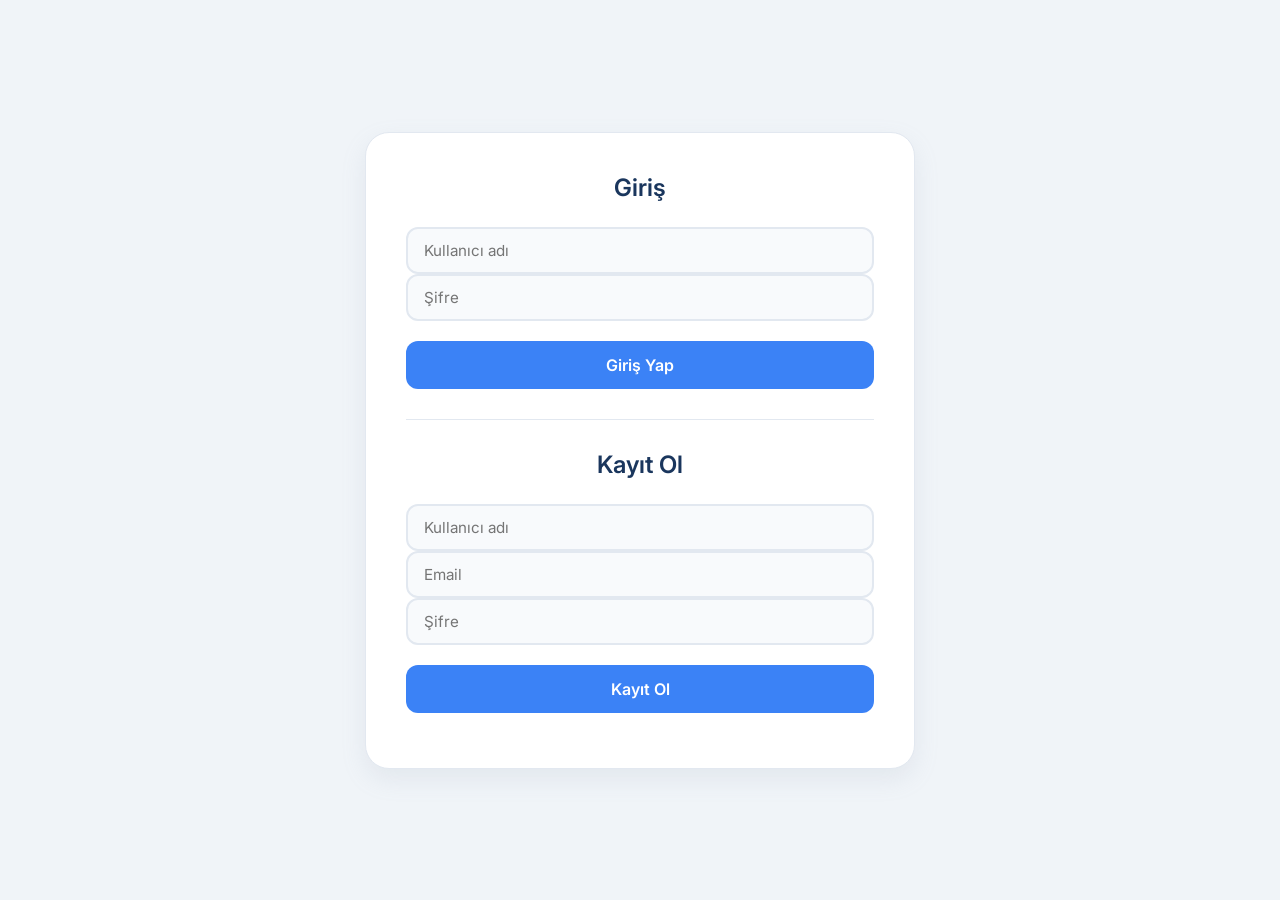
<file: frontend/index.html>
<!DOCTYPE html>
<html lang="tr">
<head>
    <meta charset="UTF-8">
    <title>Heart Risk App – Login</title>
    <link rel="stylesheet" href="style.css">
</head>
<body>

<div class="container">
    <h2>Giriş</h2>

    <input id="login-username" placeholder="Kullanıcı adı">
    <input id="login-password" type="password" placeholder="Şifre">
    <button onclick="login()">Giriş Yap</button>

    <hr>

    <h2>Kayıt Ol</h2>
    <input id="reg-username" placeholder="Kullanıcı adı">
    <input id="reg-email" placeholder="Email">
    <input id="reg-password" type="password" placeholder="Şifre">
    <button onclick="register()">Kayıt Ol</button>

    <p id="message"></p>
</div>

<script src="script.js"></script>
</body>
</html>
</file>
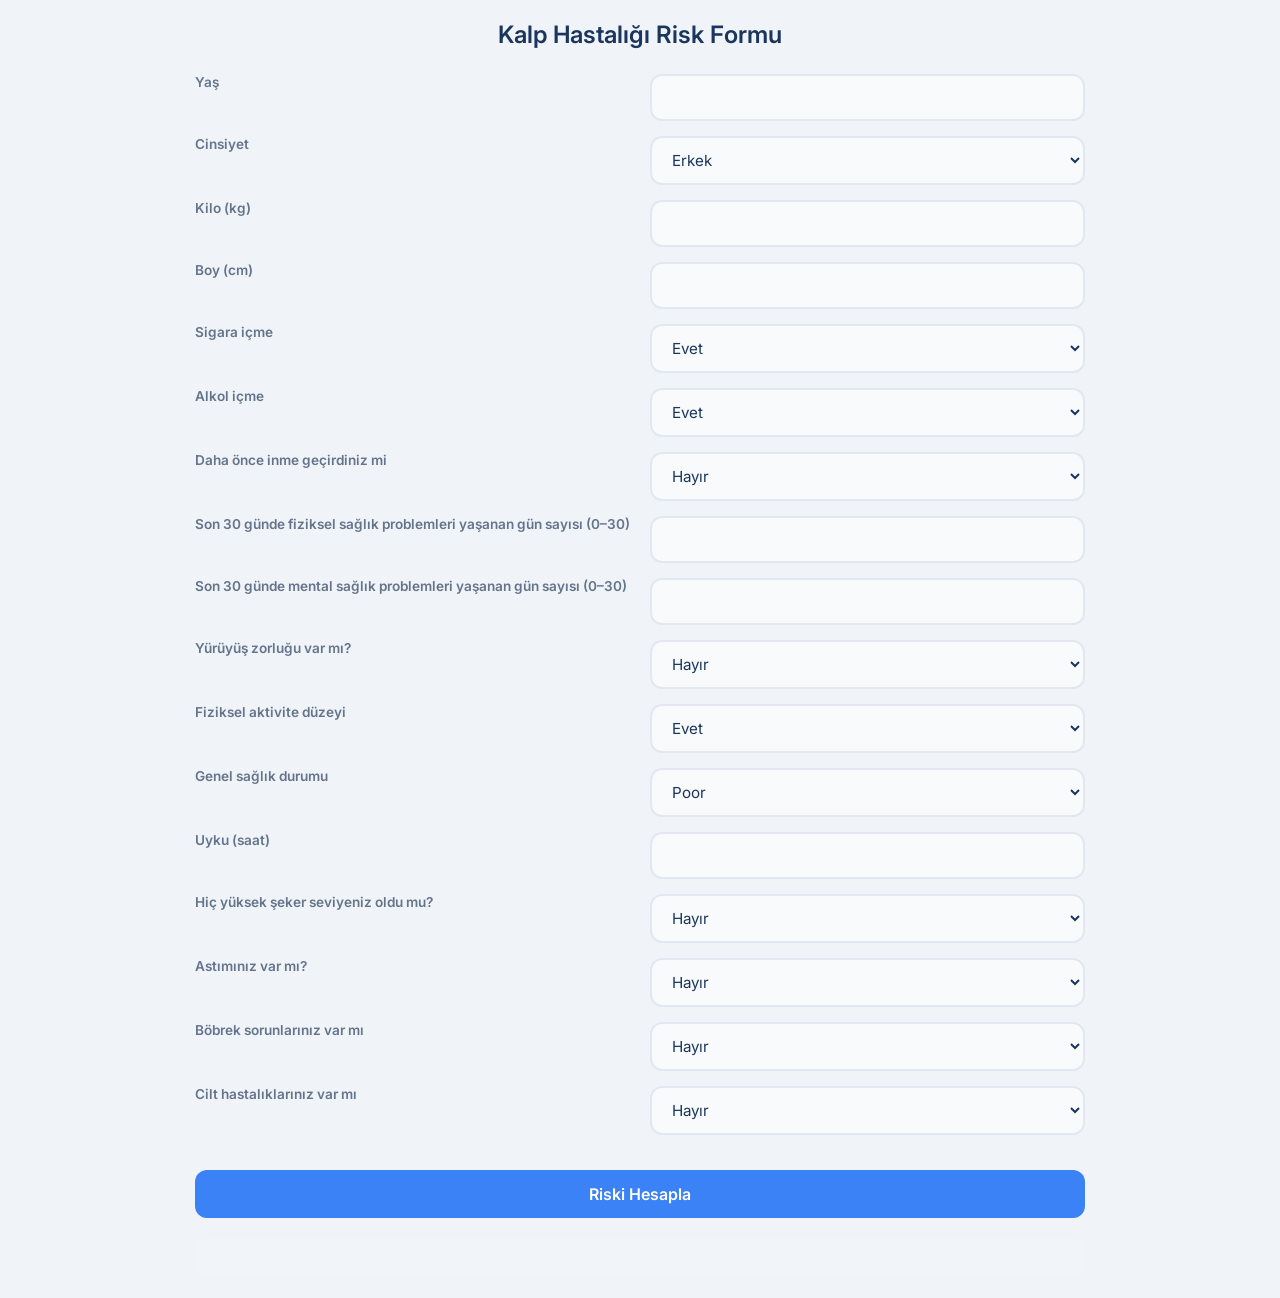
<file: frontend/dashboard.html>
<!DOCTYPE html>
<html lang="tr">
<head>
    <meta charset="UTF-8" />
    <title>Heart Risk Form</title>
    <link rel="stylesheet" href="style.css" />
</head>
<body>

<div class="container-dash">
    <h1>Kalp Hastalığı Risk Formu</h1>

    <form id="riskForm">

        <label>Yaş</label>
        <input type="number" name="age" required>

        <label>Cinsiyet</label>
        <select name="sex">
            <option value="Male">Erkek</option>
            <option value="Female">Kadın</option>
        </select>

        <label>Kilo (kg)</label>
        <input type="number" name="weight" step="0.1" required>

        <label>Boy (cm)</label>
        <input type="number" name="height" required>

        <label>Sigara içme</label>
        <select name="smoke">
            <option value="Yes">Evet</option>
            <option value="No">Hayır</option>
        </select>

        <label>Alkol içme</label>
        <select name="alcohol">
            <option value="Yes">Evet</option>
            <option value="No">Hayır</option>
        </select>

        <label>Daha önce inme geçirdiniz mi</label>
        <select name="stroke">
            <option value="No">Hayır</option>
            <option value="Yes">Evet</option>
        </select>

        <label>Son 30 günde fiziksel sağlık problemleri yaşanan gün sayısı (0–30)</label>
        <input type="number" name="physical_health" min="0" max="30">

        <label>Son 30 günde mental sağlık problemleri yaşanan gün sayısı (0–30)</label>
        <input type="number" name="mental_health" min="0" max="30">

        <label>Yürüyüş zorluğu var mı?</label>
        <select name="difficulty_walking">
            <option value="No">Hayır</option>
            <option value="Yes">Evet</option>
        </select>

        <label>Fiziksel aktivite düzeyi</label>
        <select name="physical_activity">
            <option value="Yes">Evet</option>
            <option value="No">Hayır</option>
        </select>

        <label>Genel sağlık durumu</label>
        <select name="general_health">
            <option value="poor">Poor</option>
            <option value="fair">Fair</option>
            <option value="good">Good</option>
            <option value="very good">Very Good</option>
            <option value="excellent">Excellent</option>
        </select>

        <label>Uyku (saat)</label>
        <input type="number" name="sleep" step="0.1">

        <label>Hiç yüksek şeker seviyeniz oldu mu?</label>
        <select name="high_sugar_level">
            <option value="No">Hayır</option>
            <option value="Yes">Evet</option>
        </select>

        <label>Astımınız var mı?</label>
        <select name="asthma">
            <option value="No">Hayır</option>
            <option value="Yes">Evet</option>
        </select>

        <label>Böbrek sorunlarınız var mı</label>
        <select name="kidney_problems">
            <option value="No">Hayır</option>
            <option value="Yes">Evet</option>
        </select>

        <label>Cilt hastalıklarınız var mı</label>
        <select name="skin_diseases">
            <option value="No">Hayır</option>
            <option value="Yes">Evet</option>
        </select>

        <button type="submit">Riski Hesapla</button>
    </form>

    <pre id="result"></pre>
</div>

<script src="script.js"></script>
</body>
</html>
</file>
<file: frontend/style.css>
/* Подключаем современный шрифт */
@import url('https://fonts.googleapis.com/css2?family=Inter:wght@300;400;600&display=swap');

* {
    margin: 0;
    padding: 0;
    box-sizing: border-box;
    font-family: 'Inter', sans-serif;
}

body {
    min-height: 100vh;
    display: flex;
    justify-content: center;
    align-items: center;
    /* Светло-серый фон с медицинским оттенком */
    background-color: #f0f4f8;
    color: #2d3748;
    padding: 20px;
}

/* Основной контейнер */
.container {
    background: #ffffff;
    width: 100%;
    max-width: 550px;
    padding: 40px;
    border-radius: 24px;
    /* Мягкая "глубокая" тень для эффекта чистоты */
    box-shadow: 0 10px 25px rgba(148, 163, 184, 0.15);
    border: 1px solid #e2e8f0;
}
.container_result {
    background: #ffffff;
    width: 95%;           /* Занимает почти всю ширину экрана на мобильных */
    max-width: 1100px;
    padding: 40px;
    border-radius: 24px;
    /* Мягкая "глубокая" тень для эффекта чистоты */
    box-shadow: 0 10px 25px rgba(148, 163, 184, 0.15);
    border: 1px solid #e2e8f0;
}
.container_dash {
    background: #ffffff;
    width: 100%;
    max-width: 550px;
    padding: 40px;
    border-radius: 24px;
    /* Мягкая "глубокая" тень для эффекта чистоты */
    box-shadow: 0 10px 25px rgba(148, 163, 184, 0.15);
    border: 1px solid #e2e8f0;
}

h1, h2 {
    color: #1a365d;
    font-weight: 600;
    margin-bottom: 25px;
    text-align: center;
    font-size: 1.5rem;
}

/* Стилизация формы с рисками (сетка) */
#riskForm {
    display: grid;
    grid-template-columns: 1fr 1fr;
    gap: 15px 20px;
}

label {
    display: block;
    font-size: 0.85rem;
    font-weight: 600;
    color: #64748b;
    margin-bottom: 5px;
    grid-column: span 1;
}

/* Поля ввода и выпадающие списки */
input, select {
    width: 100%;
    padding: 12px 16px;
    border: 2px solid #e2e8f0;
    border-radius: 12px;
    background-color: #f8fafc;
    color: #1a365d;
    font-size: 0.95rem;
    outline: none;
    transition: all 0.2s ease;
}

input:focus, select:focus {
    border-color: #3b82f6;
    background-color: #ffffff;
    box-shadow: 0 0 0 4px rgba(59, 130, 246, 0.1);
}

/* Кнопки */
button {
    width: 100%;
    padding: 14px;
    background-color: #3b82f6; /* Медицинский синий */
    color: white;
    border: none;
    border-radius: 12px;
    font-size: 1rem;
    font-weight: 600;
    cursor: pointer;
    transition: all 0.3s ease;
    margin-top: 20px;
    grid-column: span 2; /* Кнопка на всю ширину */
}

button:hover {
    background-color: #2563eb;
    transform: translateY(-1px);
    box-shadow: 0 4px 12px rgba(59, 130, 246, 0.3);
}

button:active {
    transform: translateY(0);
}

/* Стили для страницы авторизации (когда кнопки друг под другом) */
.container hr {
    margin: 30px 0;
    border: 0;
    border-top: 1px solid #e2e8f0;
}

/* Результаты анализа */
#result {
    grid-column: span 2;
    background-color: #f1f5f9;
    padding: 20px;
    border-radius: 12px;
    margin-top: 20px;
    font-size: 0.95rem;
    color: #334155;
    white-space: pre-wrap;
}

/* Сообщения об ошибках или успехе */
#message {
    text-align: center;
    margin-top: 15px;
    font-size: 0.9rem;
    color: #e11d48;
}

/* Адаптация для мобильных устройств */
@media (max-width: 500px) {
    #riskForm {
        grid-template-columns: 1fr;
    }
    label, button, input, select {
        grid-column: span 1;
    }
    .container {
        padding: 25px;
    }
}

.result-card {
    background: #f8fafc;
    padding: 20px;
    border-radius: 12px;
    margin-bottom: 20px;
}

.diff-list {
    text-align: left;
    list-style: none;
    padding: 0;
}

.diff-list li {
    background: #fff;
    margin-bottom: 10px;
    padding: 12px;
    border-radius: 8px;
    font-size: 0.9rem;
    box-shadow: 0 2px 4px rgba(0,0,0,0.05);
    display: flex;
    align-items: center;
}

.diff-list li::before {
    content: "•";
    color: #3b82f6;
    font-weight: bold;
    margin-right: 10px;
}
</file>
